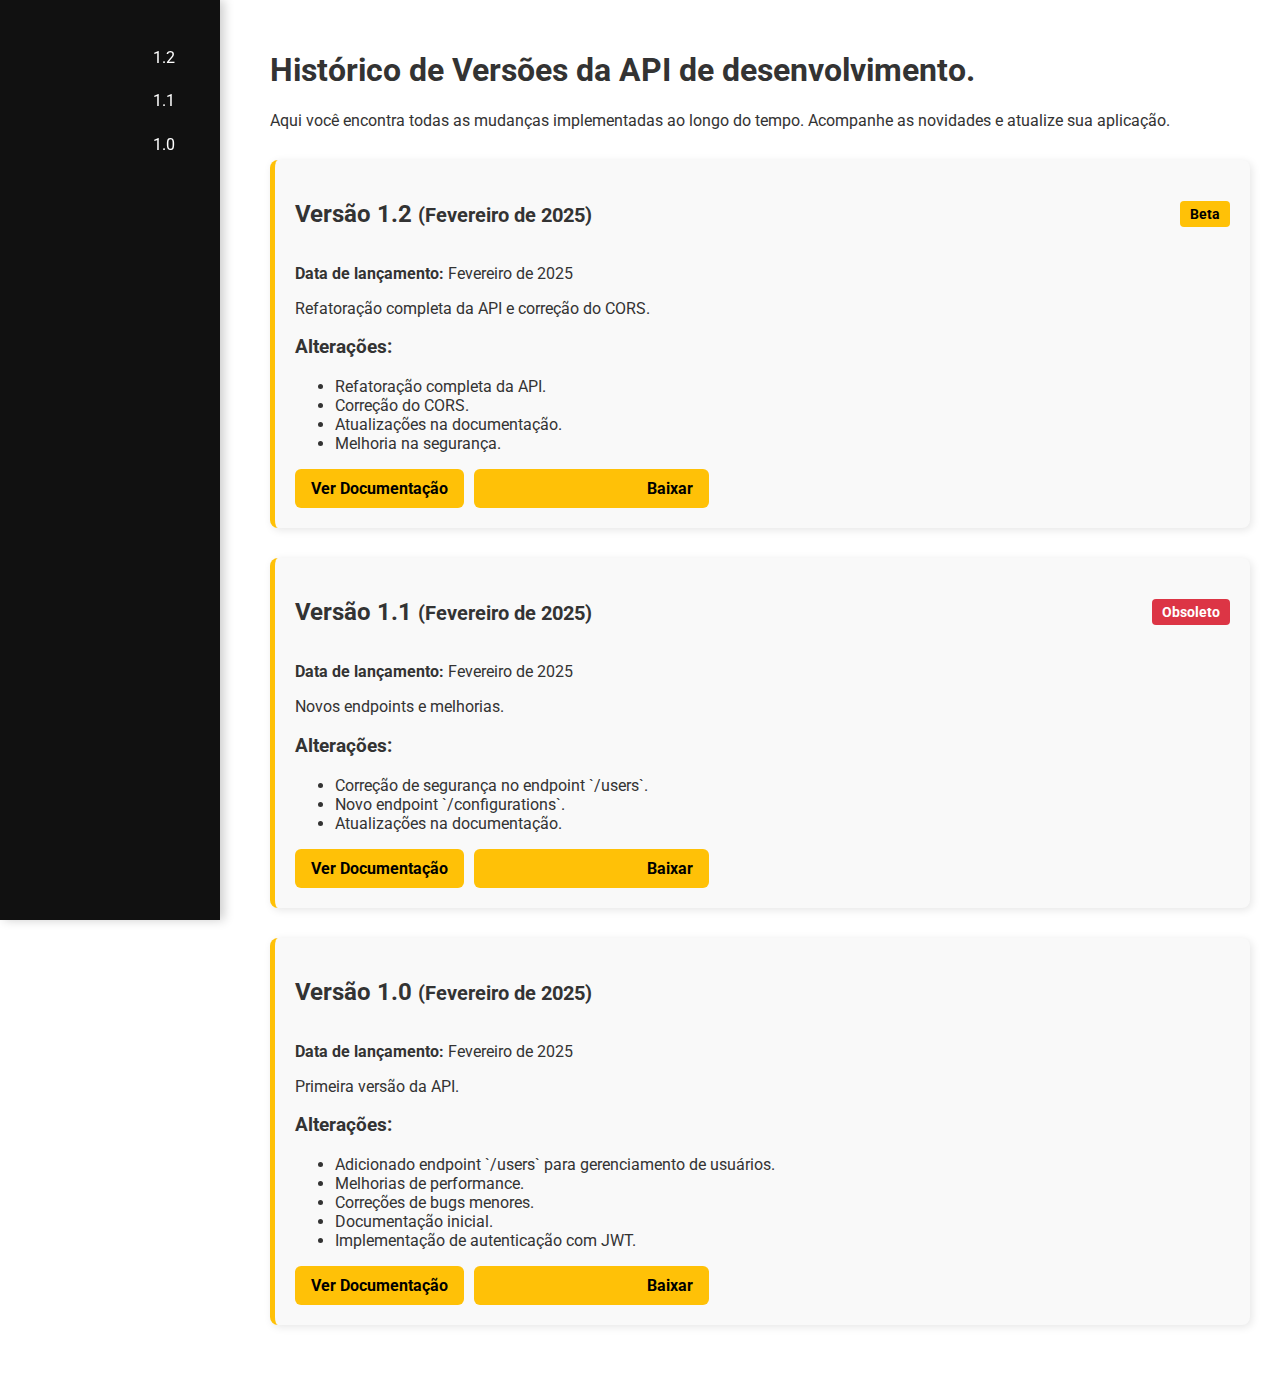
<file: index.html>
<!DOCTYPE html>
<html lang="pt-BR">
<head>
  <meta charset="UTF-8">
  <meta name="viewport" content="width=device-width, initial-scale=1.0">
  <title>Controle de Versões da API</title>
  <link href="https://fonts.googleapis.com/css?family=Roboto:400,700&display=swap" rel="stylesheet">
  <link href="https://fonts.googleapis.com/icon?family=Material+Icons" rel="stylesheet">
  <link rel="stylesheet" href="styles.css">
</head>
<body>
  <nav id="nav"><ul id="nav-list"></ul></nav>
  <div class="content">
    <section id="intro">
      <h1 id="titulo"></h1>
      <p id="descricao"></p>
    </section>
    <div id="versions-container"></div>
  </div>
  <script src="script.js"></script>
</body>
</html>
</file>
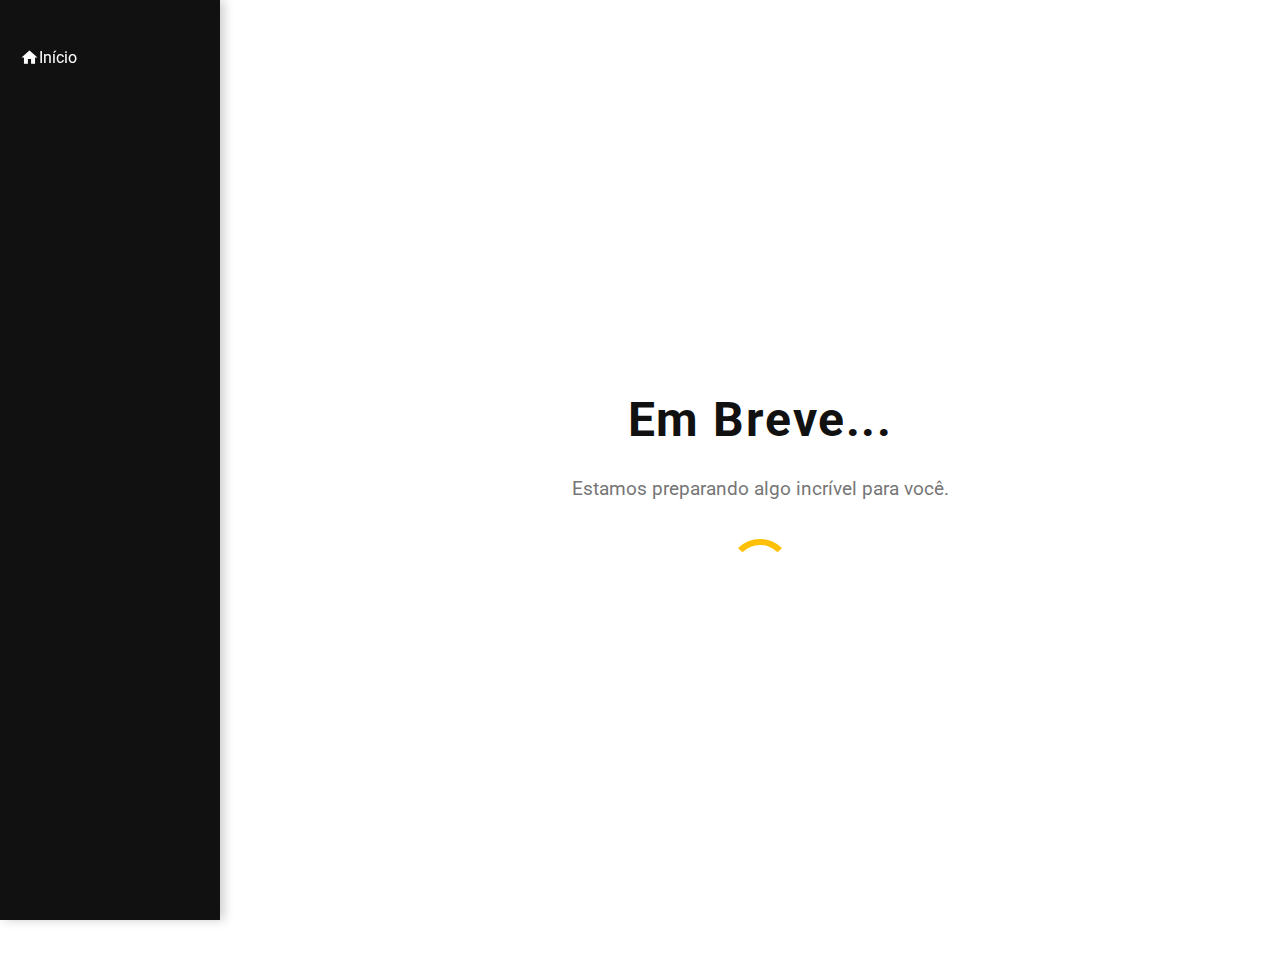
<file: coming-soon.html>
<!DOCTYPE html>
<html lang="pt-BR">
<head>
  <meta charset="UTF-8">
  <meta name="viewport" content="width=device-width, initial-scale=1.0">
  <title>Em Breve...</title>
  <link href="https://fonts.googleapis.com/css?family=Roboto:400,700&display=swap" rel="stylesheet">
  <link href="https://fonts.googleapis.com/icon?family=Material+Icons" rel="stylesheet">
  <link rel="stylesheet" href="styles.css">
</head>
<body>
  <nav>
    <ul>
      <li><a href="/index.html"><span class="material-icons">home</span> Início</a></li>
    </ul>
  </nav>

  <div class="content">
    <div class="coming-soon">
      <h1>Em Breve...</h1>
      <p>Estamos preparando algo incrível para você.</p>
      <div class="loading"></div>
    </div>
  </div>
</body>
</html>
</file>
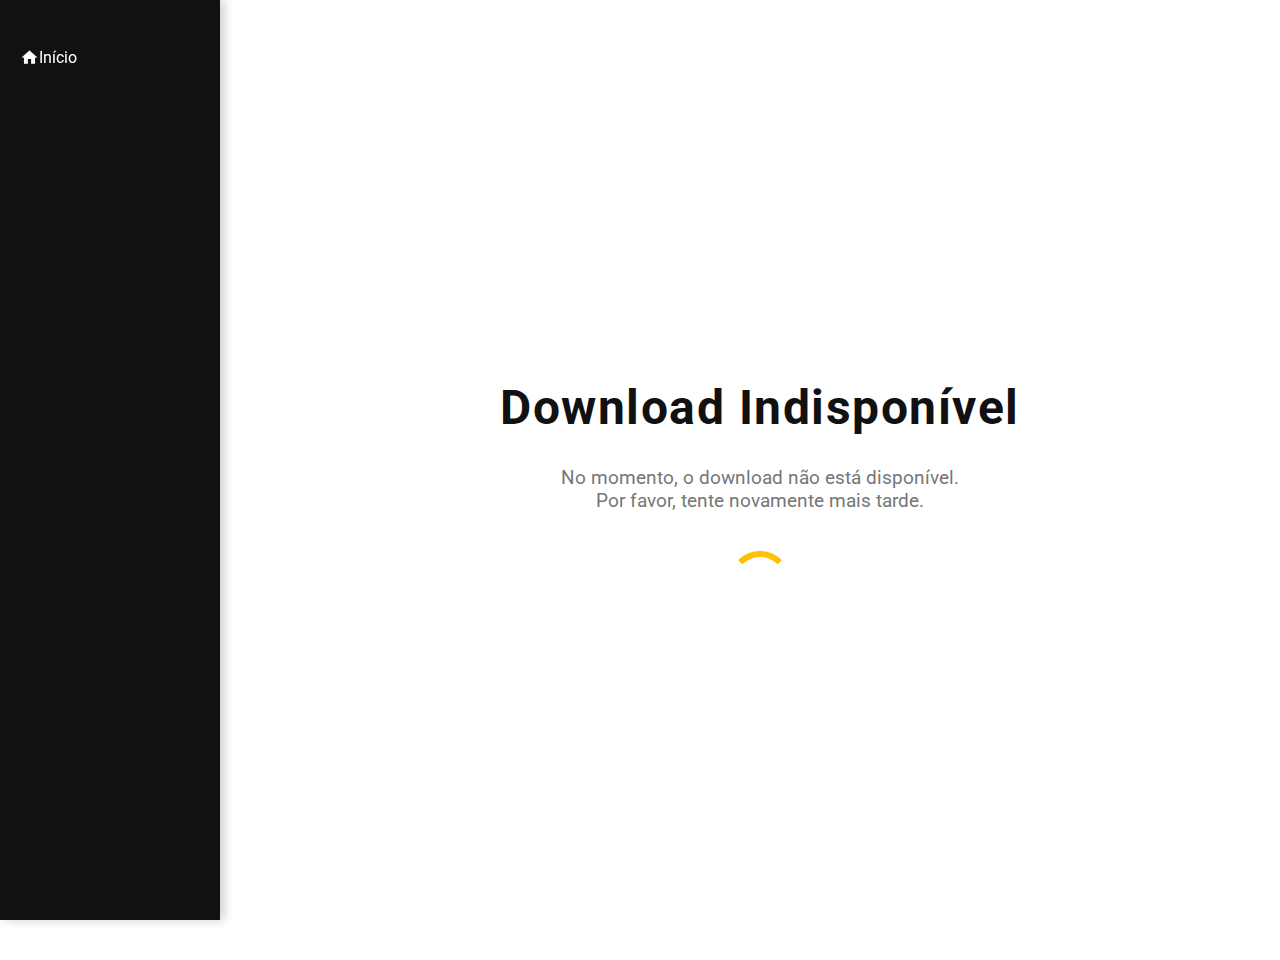
<file: download-unavailable.html>
<!DOCTYPE html>
<html lang="pt-BR">

<head>
    <meta charset="UTF-8">
    <meta name="viewport" content="width=device-width, initial-scale=1.0">
    <title>Download Indisponível...</title>
    <link href="https://fonts.googleapis.com/css?family=Roboto:400,700&display=swap" rel="stylesheet">
    <link href="https://fonts.googleapis.com/icon?family=Material+Icons" rel="stylesheet">
    <link rel="stylesheet" href="styles.css">
</head>

<body>
    <nav>
        <ul>
            <li><a href="/index.html"><span class="material-icons">home</span> Início</a></li>
        </ul>
    </nav>

    <div class="content">
        <div class="coming-soon">
            <h1>Download Indisponível</h1>
            <p>No momento, o download não está disponível.<br>Por favor, tente novamente mais tarde.</p>
            <div class="loading"></div>
        </div>
    </div>
</body>

</html>
</file>
<file: styles.css>
/* Reset básico */
html {
    scroll-behavior: smooth;
  }
  body {
    margin: 0;
    font-family: 'Roboto', sans-serif;
    background: #fff;
    color: #333;
  }
  
  /* ====== NAV LATERAL ====== */
  nav {
    position: fixed;
    top: 0;
    left: 0;
    height: 100%;
    width: 220px;
    background: #111;
    color: #fff;
    overflow-y: auto;
    padding-top: 20px;
    box-shadow: 4px 0 10px rgba(0, 0, 0, 0.2); 
  }
  
  nav ul {
    list-style: none;
    padding: 0;
  }
  
  nav a {
    display: flex;
    align-items: center;
    padding: 12px 20px;
    color: #fff;
    text-decoration: none;
    transition: all 0.3s ease;
  }
  
  nav a:hover {
    background: #ffc107;
    color: #000;
  }
  
  /* ====== CONTEÚDO PRINCIPAL ====== */
  .content {
    margin-left: 240px;
    padding: 30px;
    max-width: 1000px;
  }

  #intro {
    margin-bottom: 30px;
  }
  
  .version {
    background: #f9f9f9;
    padding: 20px;
    margin-bottom: 30px;
    border-radius: 8px;
    border-left: 5px solid #ffc107;
    box-shadow: 2px 2px 8px rgba(0, 0, 0, 0.1);
  }
  
  .version-header {
    display: flex;
    justify-content: space-between;
    align-items: center;
  }
  
  /* ====== TAGS ====== */
  .tag {
    font-size: 0.85rem;
    padding: 5px 10px;
    border-radius: 4px;
    font-weight: bold;
    color: #fff;
  }
  
  .tag-estavel {
    background: #28a745;
  }
  
  .tag-obsoleto {
    background: #dc3545;
  }
  
  .tag-beta {
    background: #ffc107;
    color: #000;
  }
  
  .tag-padrao {
    background: #6c757d;
  }
  
  /* ====== BOTÕES ====== */
  .btn-group {
    display: flex;
    gap: 10px;
    margin-top: 15px;
  }
  
  .btn {
    display: flex;
    align-items: center;
    gap: 5px;
    padding: 10px 16px;
    background: #ffc107;
    color: #000;
    text-decoration: none;
    font-weight: bold;
    border-radius: 6px;
    transition: all 0.3s ease;
  }

  
  .btn-download:hover {
    background: #0056b3;
  }
  
  .btn:hover {
    background: #e0a800;
  }
  
  .material-icons {
    font-size: 1.2rem;
  }
  
  /* Responsivo */
  @media (max-width: 768px) {
    /* Menu se transforma em um carrossel horizontal no mobile */
    nav {
      position: fixed;
      top: 0;
      left: 0;
      width: 100%;
      height: auto;
      overflow-x: auto;       /* Permite rolagem horizontal */
      white-space: nowrap;    /* Mantém os itens em uma única linha */
      padding: 5px 0;
    }
    
    /* Exibe os itens do menu como um carrossel */
    nav ul {
      display: flex;
      gap: 10px;
      padding: 0 20px;
      overflow-x: auto;
      scrollbar-width: none;  /* Oculta barra no Firefox */
    }
    
    nav ul::-webkit-scrollbar {
      display: none;          /* Oculta barra no Chrome */
    }
    
    nav ul li {
      flex-shrink: 0;
    }
    
    nav a {
      display: inline-block;
      padding: 10px 15px;
      font-size: 0.9rem;
      background: #222;
      border-radius: 6px;
    }
    
    nav a:hover {
      background: #ffc107;
      color: #000;
    }
    
    /* Empurra o conteúdo para baixo para não ser coberto pelo menu */
    .content {
      margin: 0;
      padding-top: 120px;
      padding-left: 20px;
      padding-right: 20px;
    }
  }
  

/* ====== EM BREVE ====== */
.coming-soon {
    display: flex;
    flex-direction: column;
    align-items: center;
    justify-content: center;
    height: 100vh;
    text-align: center;
  }
  
  .coming-soon h1 {
    font-size: 3rem;
    color: #111;
    margin-bottom: 10px;
    letter-spacing: 1.5px;
  }
  
  .coming-soon p {
    font-size: 1.2rem;
    opacity: 0.8;
    color: #555;
  }
  
  /* Animação de loading */
  .loading {
    margin-top: 20px;
    width: 50px;
    height: 50px;
    border: 6px solid rgba(255, 255, 255, 0.3);
    border-top-color: #ffc107;
    border-radius: 50%;
    animation: spin 1s linear infinite;
  }
  
  @keyframes spin {
    0% { transform: rotate(0deg); }
    100% { transform: rotate(360deg); }
  }
  
  /* Responsivo */
  @media (max-width: 600px) {
    .coming-soon h1 {
      font-size: 2.5rem;
    }
    .coming-soon p {
      font-size: 1rem;
    }
  }
</file>
